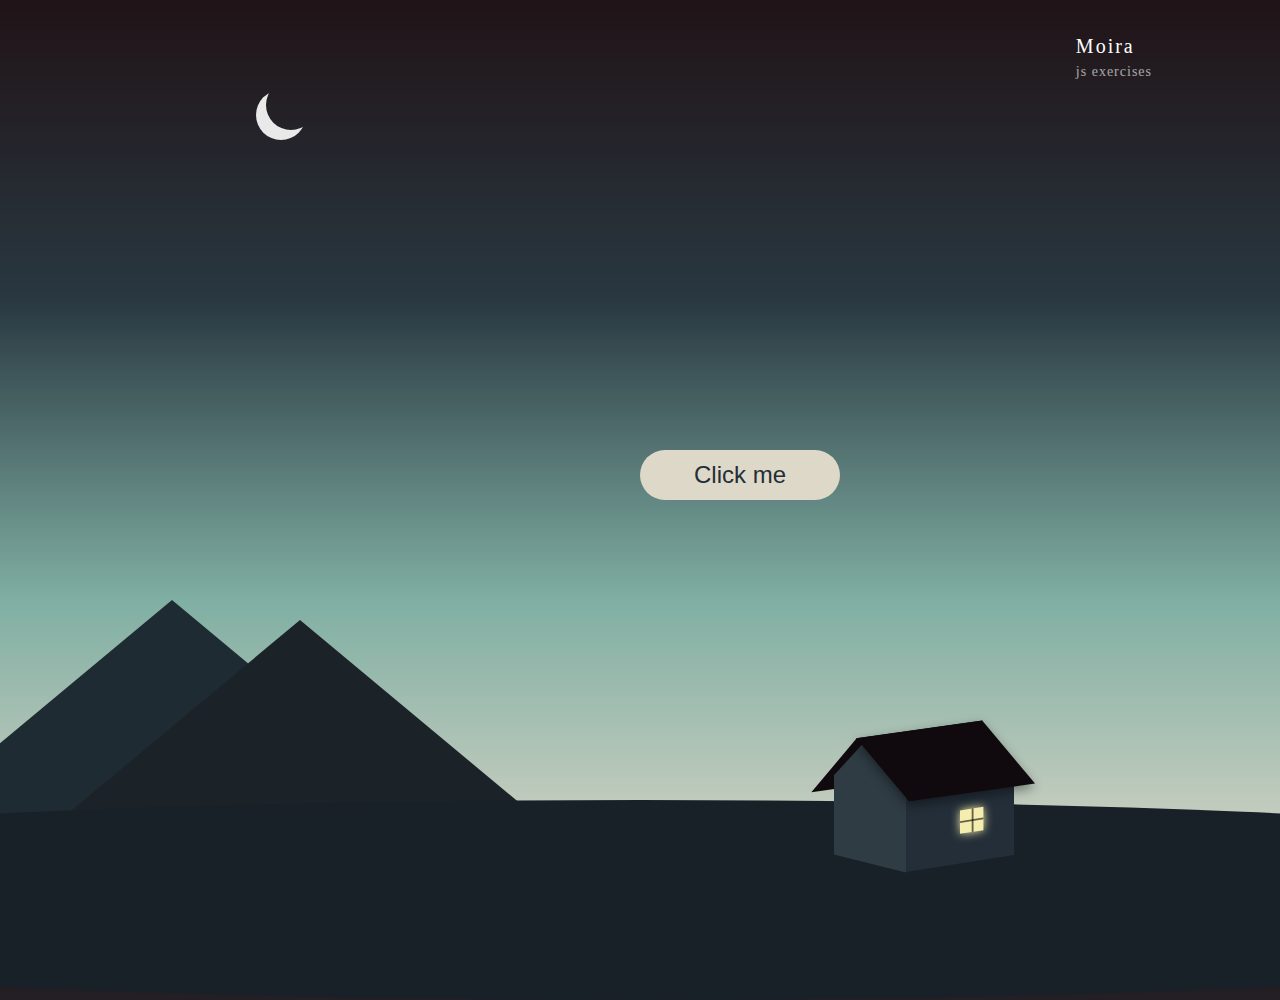
<file: index.html>
<!DOCTYPE html>
<html lang="en">
  <head>
    <meta charset="UTF-8" />
    <meta http-equiv="X-UA-Compatible" content="IE=edge" />
    <meta name="viewport" content="width=device-width, initial-scale=1.0" />
    <link rel="stylesheet" href="./css/style.css" type="text/css" />
    <title>landing page</title>
  </head>
  <body>
    <div class="" id="blur">
      <div class="moon"></div>
      <div class="mountain"></div>
      <div class="mountain two"></div>
      <div class="land"></div>

      <h2>
        Moira<br />
        <span>js exercises</span>
      </h2>

      <!-- house -->
      <div class="house">
        <div class="roof1"></div>
        <div class="wall2">
          <div class="attic"></div>
          <div class="cirWindow"></div>
        </div>
        <div class="wall1">
          <div class="window"></div>
        </div>
        <div class="roof2"></div>
      </div>
      <!-- snow -->
      <div class="snow-box">
        <div>
          <i class="snowflake" style="left: 11.39%; top: 25%"></i>
          <i class="snowflake" style="left: 56.3%; top: 13.54%"></i>
          <i class="snowflake" style="left: 78.43%; top: 66.48%"></i>
          <i class="snowflake" style="left: 89.6%; top: 13.62%"></i>
          <i class="snowflake" style="left: 48.19%; top: 55.04%"></i>
          <i class="snowflake" style="left: 84.3%; top: 53.18%"></i>
          <i class="snowflake" style="left: 72.5%; top: 59.57%"></i>
          <i class="snowflake" style="left: 3.49%; top: 34.41%"></i>
          <i class="snowflake" style="left: 8.36%; top: 9.45%"></i>
          <i class="snowflake" style="left: 46.31%; top: 83.74%"></i>
          <i class="snowflake" style="left: 5.06%; top: 50.27%"></i>
          <i class="snowflake" style="left: 1%; top: 38.49%"></i>
          <i class="snowflake" style="left: 56.8%; top: 99.62%"></i>
          <i class="snowflake" style="left: 41.66%; top: 74.85%"></i>
          <i class="snowflake" style="left: 94.54%; top: 40.63%"></i>
          <i class="snowflake" style="left: 51.67%; top: 13.8%"></i>
          <i class="snowflake" style="left: 33.38%; top: 12.67%"></i>
          <i class="snowflake" style="left: 81.21%; top: 64.41%"></i>
          <i class="snowflake" style="left: 34.68%; top: 76.89%"></i>
          <i class="snowflake" style="left: 2.7%; top: 22.34%"></i>
          <i class="snowflake" style="left: 89.98%; top: 98.27%"></i>
          <i class="snowflake" style="left: 88.92%; top: 27.86%"></i>
          <i class="snowflake" style="left: 97.47%; top: 43.57%"></i>
          <i class="snowflake" style="left: 45.38%; top: 63.41%"></i>
          <i class="snowflake" style="left: 14.5%; top: 52.79%"></i>
          <i class="snowflake" style="left: 42.93%; top: 88.13%"></i>
          <i class="snowflake" style="left: 28.37%; top: 82.08%"></i>
          <i class="snowflake" style="left: 47.73%; top: 51.33%"></i>
          <i class="snowflake" style="left: 60.9%; top: 6.3%"></i>
          <i class="snowflake" style="left: 72.81%; top: 60.69%"></i>
          <i class="snowflake" style="left: 19.23%; top: 80.91%"></i>
          <i class="snowflake" style="left: 1.68%; top: 45.43%"></i>
          <i class="snowflake" style="left: 37.55%; top: 75.75%"></i>
        </div>
        <div class="smaller">
          <i class="snowflake" style="left: 80.24%; top: 12.62%"></i>
          <i class="snowflake" style="left: 85.24%; top: 82.2%"></i>
          <i class="snowflake" style="left: 75.92%; top: 45.57%"></i>
          <i class="snowflake" style="left: 40.61%; top: 19.9%"></i>
          <i class="snowflake" style="left: 54.54%; top: 12.23%"></i>
          <i class="snowflake" style="left: 63.68%; top: 58.06%"></i>
          <i class="snowflake" style="left: 77.25%; top: 96.29%"></i>
          <i class="snowflake" style="left: 79.4%; top: 63.88%"></i>
          <i class="snowflake" style="left: 14.84%; top: 82.61%"></i>
          <i class="snowflake" style="left: 83.61%; top: 36.49%"></i>
          <i class="snowflake" style="left: 21.25%; top: 18.95%"></i>
          <i class="snowflake" style="left: 13.54%; top: 14.71%"></i>
          <i class="snowflake" style="left: 80.58%; top: 73.17%"></i>
          <i class="snowflake" style="left: 13.46%; top: 65.41%"></i>
          <i class="snowflake" style="left: 29.75%; top: 0.45%"></i>
          <i class="snowflake" style="left: 38.35%; top: 41.86%"></i>
          <i class="snowflake" style="left: 55.48%; top: 57.97%"></i>
          <i class="snowflake" style="left: 14.8%; top: 27.04%"></i>
          <i class="snowflake" style="left: 88.5%; top: 63.45%"></i>
          <i class="snowflake" style="left: 91.05%; top: 88.64%"></i>
          <i class="snowflake" style="left: 53.09%; top: 14.66%"></i>
          <i class="snowflake" style="left: 99.02%; top: 56.2%"></i>
          <i class="snowflake" style="left: 13.26%; top: 44.01%"></i>
          <i class="snowflake" style="left: 59.1%; top: 47.45%"></i>
          <i class="snowflake" style="left: 13.96%; top: 95.05%"></i>
          <i class="snowflake" style="left: 42.27%; top: 22.32%"></i>
          <i class="snowflake" style="left: 57.22%; top: 61.24%"></i>
          <i class="snowflake" style="left: 17.16%; top: 11.97%"></i>
          <i class="snowflake" style="left: 67.1%; top: 70.02%"></i>
          <i class="snowflake" style="left: 73.33%; top: 47.64%"></i>
          <i class="snowflake" style="left: 55.8%; top: 53.73%"></i>
          <i class="snowflake" style="left: 22.11%; top: 29.96%"></i>
          <i class="snowflake" style="left: 84.04%; top: 43.66%"></i>
        </div>
        <div class="smallest">
          <i class="snowflake" style="left: 35.44%; top: 81.8%"></i>
          <i class="snowflake" style="left: 86.11%; top: 57.89%"></i>
          <i class="snowflake" style="left: 51.75%; top: 81.8%"></i>
          <i class="snowflake" style="left: 48.97%; top: 38.69%"></i>
          <i class="snowflake" style="left: 47.6%; top: 52.67%"></i>
          <i class="snowflake" style="left: 62.69%; top: 99.64%"></i>
          <i class="snowflake" style="left: 95.04%; top: 74.43%"></i>
          <i class="snowflake" style="left: 10.01%; top: 86.17%"></i>
          <i class="snowflake" style="left: 56.51%; top: 14.91%"></i>
          <i class="snowflake" style="left: 30.53%; top: 33.33%"></i>
          <i class="snowflake" style="left: 12.43%; top: 85.53%"></i>
          <i class="snowflake" style="left: 76.55%; top: 86.3%"></i>
          <i class="snowflake" style="left: 26.88%; top: 13.41%"></i>
          <i class="snowflake" style="left: 66.4%; top: 3.39%"></i>
          <i class="snowflake" style="left: 55.14%; top: 89.03%"></i>
          <i class="snowflake" style="left: 13.02%; top: 2.53%"></i>
          <i class="snowflake" style="left: 43.63%; top: 33.78%"></i>
          <i class="snowflake" style="left: 77.51%; top: 66.94%"></i>
          <i class="snowflake" style="left: 29.38%; top: 8.62%"></i>
          <i class="snowflake" style="left: 36.18%; top: 94.12%"></i>
          <i class="snowflake" style="left: 55.32%; top: 80.45%"></i>
          <i class="snowflake" style="left: 48.37%; top: 99.2%"></i>
          <i class="snowflake" style="left: 95.34%; top: 2.75%"></i>
          <i class="snowflake" style="left: 90.69%; top: 66.25%"></i>
          <i class="snowflake" style="left: 72.73%; top: 79.45%"></i>
          <i class="snowflake" style="left: 72.79%; top: 85.54%"></i>
          <i class="snowflake" style="left: 73.8%; top: 55.12%"></i>
          <i class="snowflake" style="left: 82.43%; top: 3.04%"></i>
          <i class="snowflake" style="left: 86.19%; top: 98.52%"></i>
          <i class="snowflake" style="left: 96.15%; top: 68.28%"></i>
          <i class="snowflake" style="left: 26.54%; top: 0.94%"></i>
          <i class="snowflake" style="left: 85.4%; top: 54.7%"></i>
          <i class="snowflake" style="left: 67.46%; top: 24.18%"></i>
        </div>
      </div>
      <div class="snow-box">
        <div>
          <i class="snowflake" style="left: 11.39%; top: 25%"></i>
          <i class="snowflake" style="left: 56.3%; top: 13.54%"></i>
          <i class="snowflake" style="left: 78.43%; top: 66.48%"></i>
          <i class="snowflake" style="left: 89.6%; top: 13.62%"></i>
          <i class="snowflake" style="left: 48.19%; top: 55.04%"></i>
          <i class="snowflake" style="left: 84.3%; top: 53.18%"></i>
          <i class="snowflake" style="left: 72.5%; top: 59.57%"></i>
          <i class="snowflake" style="left: 3.49%; top: 34.41%"></i>
          <i class="snowflake" style="left: 8.36%; top: 9.45%"></i>
          <i class="snowflake" style="left: 46.31%; top: 83.74%"></i>
          <i class="snowflake" style="left: 5.06%; top: 50.27%"></i>
          <i class="snowflake" style="left: 1%; top: 38.49%"></i>
          <i class="snowflake" style="left: 56.8%; top: 99.62%"></i>
          <i class="snowflake" style="left: 41.66%; top: 74.85%"></i>
          <i class="snowflake" style="left: 94.54%; top: 40.63%"></i>
          <i class="snowflake" style="left: 51.67%; top: 13.8%"></i>
          <i class="snowflake" style="left: 33.38%; top: 12.67%"></i>
          <i class="snowflake" style="left: 81.21%; top: 64.41%"></i>
          <i class="snowflake" style="left: 34.68%; top: 76.89%"></i>
          <i class="snowflake" style="left: 2.7%; top: 22.34%"></i>
          <i class="snowflake" style="left: 89.98%; top: 98.27%"></i>
          <i class="snowflake" style="left: 88.92%; top: 27.86%"></i>
          <i class="snowflake" style="left: 97.47%; top: 43.57%"></i>
          <i class="snowflake" style="left: 45.38%; top: 63.41%"></i>
          <i class="snowflake" style="left: 14.5%; top: 52.79%"></i>
          <i class="snowflake" style="left: 42.93%; top: 88.13%"></i>
          <i class="snowflake" style="left: 28.37%; top: 82.08%"></i>
          <i class="snowflake" style="left: 47.73%; top: 51.33%"></i>
          <i class="snowflake" style="left: 60.9%; top: 6.3%"></i>
          <i class="snowflake" style="left: 72.81%; top: 60.69%"></i>
          <i class="snowflake" style="left: 19.23%; top: 80.91%"></i>
          <i class="snowflake" style="left: 1.68%; top: 45.43%"></i>
          <i class="snowflake" style="left: 37.55%; top: 75.75%"></i>
        </div>
        <div class="smaller">
          <i class="snowflake" style="left: 80.24%; top: 12.62%"></i>
          <i class="snowflake" style="left: 85.24%; top: 82.2%"></i>
          <i class="snowflake" style="left: 75.92%; top: 45.57%"></i>
          <i class="snowflake" style="left: 40.61%; top: 19.9%"></i>
          <i class="snowflake" style="left: 54.54%; top: 12.23%"></i>
          <i class="snowflake" style="left: 63.68%; top: 58.06%"></i>
          <i class="snowflake" style="left: 77.25%; top: 96.29%"></i>
          <i class="snowflake" style="left: 79.4%; top: 63.88%"></i>
          <i class="snowflake" style="left: 14.84%; top: 82.61%"></i>
          <i class="snowflake" style="left: 83.61%; top: 36.49%"></i>
          <i class="snowflake" style="left: 21.25%; top: 18.95%"></i>
          <i class="snowflake" style="left: 13.54%; top: 14.71%"></i>
          <i class="snowflake" style="left: 80.58%; top: 73.17%"></i>
          <i class="snowflake" style="left: 13.46%; top: 65.41%"></i>
          <i class="snowflake" style="left: 29.75%; top: 0.45%"></i>
          <i class="snowflake" style="left: 38.35%; top: 41.86%"></i>
          <i class="snowflake" style="left: 55.48%; top: 57.97%"></i>
          <i class="snowflake" style="left: 14.8%; top: 27.04%"></i>
          <i class="snowflake" style="left: 88.5%; top: 63.45%"></i>
          <i class="snowflake" style="left: 91.05%; top: 88.64%"></i>
          <i class="snowflake" style="left: 53.09%; top: 14.66%"></i>
          <i class="snowflake" style="left: 99.02%; top: 56.2%"></i>
          <i class="snowflake" style="left: 13.26%; top: 44.01%"></i>
          <i class="snowflake" style="left: 59.1%; top: 47.45%"></i>
          <i class="snowflake" style="left: 13.96%; top: 95.05%"></i>
          <i class="snowflake" style="left: 42.27%; top: 22.32%"></i>
          <i class="snowflake" style="left: 57.22%; top: 61.24%"></i>
          <i class="snowflake" style="left: 17.16%; top: 11.97%"></i>
          <i class="snowflake" style="left: 67.1%; top: 70.02%"></i>
          <i class="snowflake" style="left: 73.33%; top: 47.64%"></i>
          <i class="snowflake" style="left: 55.8%; top: 53.73%"></i>
          <i class="snowflake" style="left: 22.11%; top: 29.96%"></i>
          <i class="snowflake" style="left: 84.04%; top: 43.66%"></i>
        </div>
        <div class="smallest">
          <i class="snowflake" style="left: 35.44%; top: 81.8%"></i>
          <i class="snowflake" style="left: 86.11%; top: 57.89%"></i>
          <i class="snowflake" style="left: 51.75%; top: 81.8%"></i>
          <i class="snowflake" style="left: 48.97%; top: 38.69%"></i>
          <i class="snowflake" style="left: 47.6%; top: 52.67%"></i>
          <i class="snowflake" style="left: 62.69%; top: 99.64%"></i>
          <i class="snowflake" style="left: 95.04%; top: 74.43%"></i>
          <i class="snowflake" style="left: 10.01%; top: 86.17%"></i>
          <i class="snowflake" style="left: 56.51%; top: 14.91%"></i>
          <i class="snowflake" style="left: 30.53%; top: 33.33%"></i>
          <i class="snowflake" style="left: 12.43%; top: 85.53%"></i>
          <i class="snowflake" style="left: 76.55%; top: 86.3%"></i>
          <i class="snowflake" style="left: 26.88%; top: 13.41%"></i>
          <i class="snowflake" style="left: 66.4%; top: 3.39%"></i>
          <i class="snowflake" style="left: 55.14%; top: 89.03%"></i>
          <i class="snowflake" style="left: 13.02%; top: 2.53%"></i>
          <i class="snowflake" style="left: 43.63%; top: 33.78%"></i>
          <i class="snowflake" style="left: 77.51%; top: 66.94%"></i>
          <i class="snowflake" style="left: 29.38%; top: 8.62%"></i>
          <i class="snowflake" style="left: 36.18%; top: 94.12%"></i>
          <i class="snowflake" style="left: 55.32%; top: 80.45%"></i>
          <i class="snowflake" style="left: 48.37%; top: 99.2%"></i>
          <i class="snowflake" style="left: 95.34%; top: 2.75%"></i>
          <i class="snowflake" style="left: 90.69%; top: 66.25%"></i>
          <i class="snowflake" style="left: 72.73%; top: 79.45%"></i>
          <i class="snowflake" style="left: 72.79%; top: 85.54%"></i>
          <i class="snowflake" style="left: 73.8%; top: 55.12%"></i>
          <i class="snowflake" style="left: 82.43%; top: 3.04%"></i>
          <i class="snowflake" style="left: 86.19%; top: 98.52%"></i>
          <i class="snowflake" style="left: 96.15%; top: 68.28%"></i>
          <i class="snowflake" style="left: 26.54%; top: 0.94%"></i>
          <i class="snowflake" style="left: 85.4%; top: 54.7%"></i>
          <i class="snowflake" style="left: 67.46%; top: 24.18%"></i>
        </div>
      </div>
    </div>

    <a href="#" class="btn">
      <button onclick="toggle()">Click me</button>
    </a>
    <!-- pop -->
    <div class="box" id="box">
      <div class="left">
        <ul>
          <a href="./Js_Exs/drum_kit/index.html"><li>Js 01</li></a>
        </ul>
      </div>
      <div class="middle">
        <ul>
          <a href="./Js_Exs/clock/index.html"><li>Js 02</li></a>
        </ul>
      </div>
      <div class="right">
        <ul>
          <li>Js 03</li>
        </ul>
      </div>
      <button onclick="toggle()">close</button>
    </div>
  </body>
  <script>
    function toggle() {
      var blur = document.getElementById("blur");
      blur.classList.toggle("active");
      var box = document.getElementById("box");
      console.log(box);
      box.classList.toggle("active");
    }
  </script>
</html>
</file>
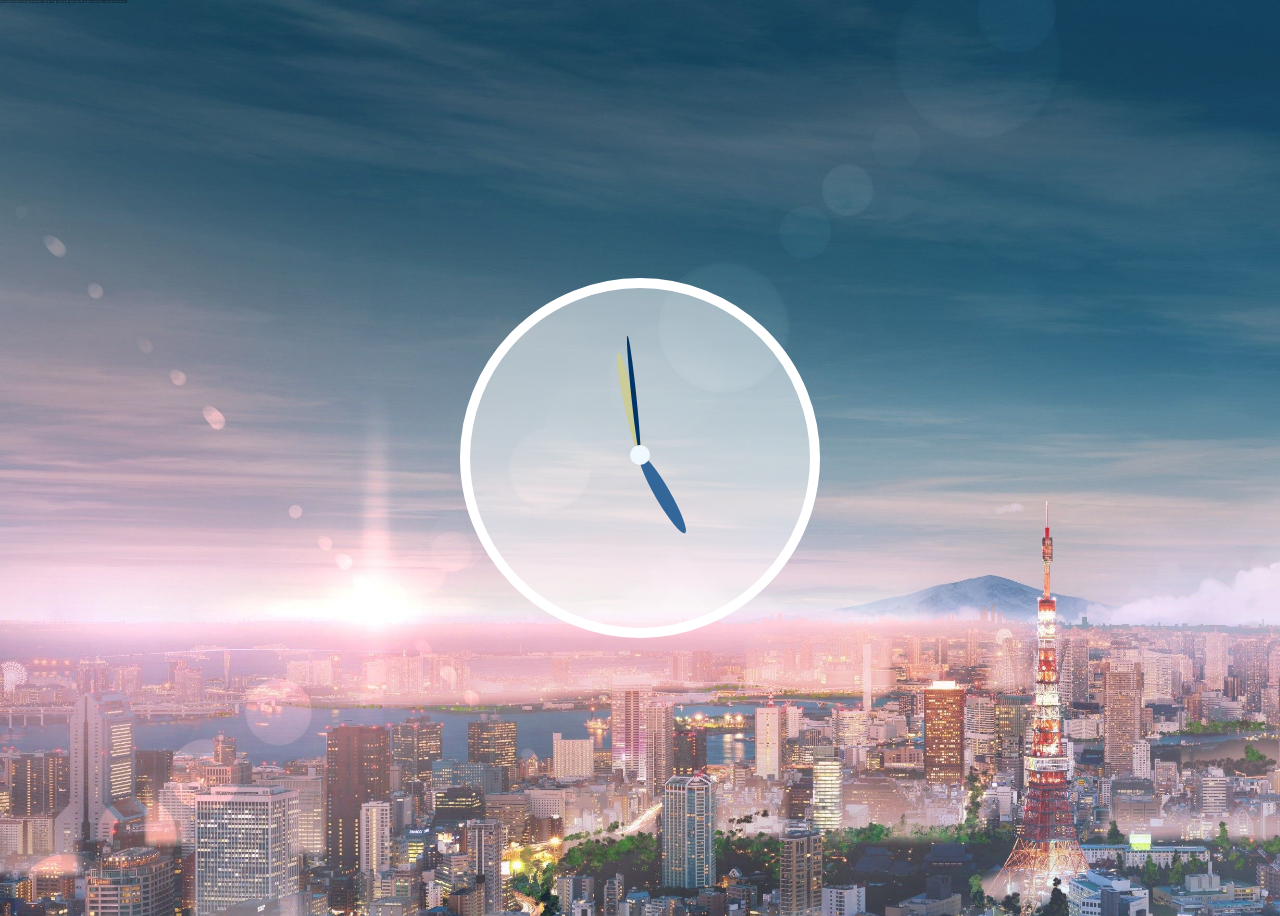
<file: Js_Exs/clock/index.html>
<!DOCTYPE html>
<html lang="en">
  <head>
    <meta charset="UTF-8" />
    <meta http-equiv="X-UA-Compatible" content="IE=edge" />
    <meta name="viewport" content="width=device-width, initial-scale=1.0" />
    <link rel="stylesheet" href="./style.css" />
    <title>Clock</title>
  </head>
  <body>
    <!-- 整个钟表在网页中的位置 -->
    <div class="clock">
      <!-- 钟表表盘 -->
      <div class="container">
        <!-- 指针 -->
        <div class="hand hour"></div>
        <div class="hand min"></div>
        <div class="hand second"></div>
      </div>
    </div>

    <script>
      // 养成习惯，先用(function(){})()把代码块扩起来。封装
      (function () {
        const hour = document.querySelector(".hour");
        const min = document.querySelector(".min");
        const second = document.querySelector(".second");

        // 转动. 因为setClock使用了即刻函数包起来，所以不能再控制台直接调用
        function setClock() {
          const now = new Date();
          const secondDeg = now.getSeconds() * 6;
          const minDeg = now.getMinutes() * 6;
          const hourDeg = now.getHours() * (360 / 12);

          second.style.transform = `rotate(${secondDeg}deg)`;
          min.style.transform = `rotate(${minDeg}deg)`;
          hour.style.transform = `rotate(${hourDeg}deg)`;
        }

        setClock(); //因为使用了即刻函数，所以先初始化一次

        // 计时器
        setInterval(setClock, 1000);
      })();
    </script>
  </body>
</html>
</file>
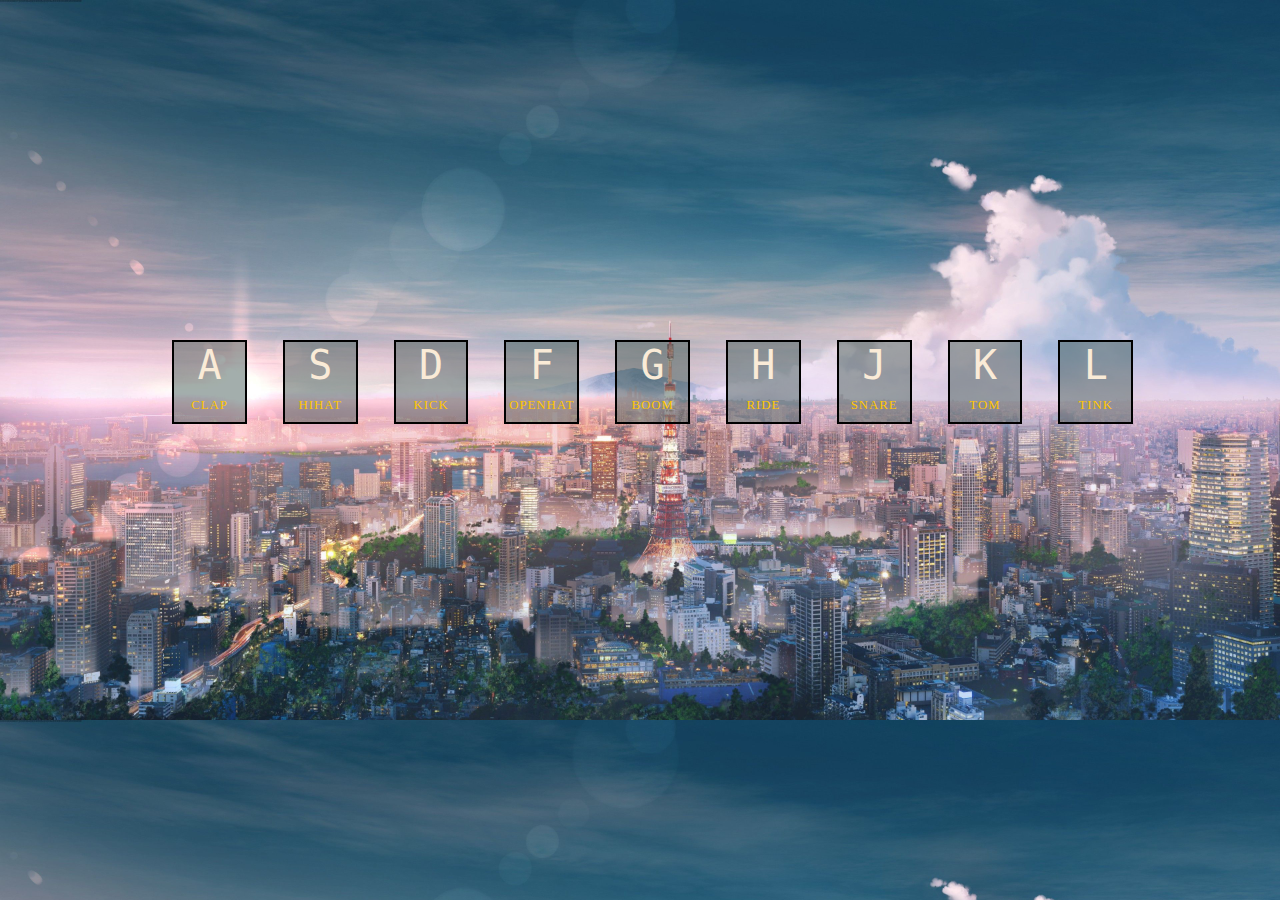
<file: Js_Exs/drum_kit/index.html>
<!DOCTYPE html>
<html lang="en">
  <head>
    <meta charset="UTF-8" />
    <meta http-equiv="X-UA-Compatible" content="IE=edge" />
    <meta name="viewport" content="width=device-width, initial-scale=1.0" />
    <link rel="stylesheet" href="./css/index.css" />
    <title>Drum Kit</title>
  </head>
  <body>
    <div class="keys">
      <div data-key="65" class="key">
        <kbd>A</kbd><span class="sound">clap</span>
      </div>
      <div data-key="83" class="key">
        <kbd>S</kbd><span class="sound">hihat</span>
      </div>
      <div data-key="68" class="key">
        <kbd>D</kbd><span class="sound">kick</span>
      </div>
      <div data-key="70" class="key">
        <kbd>F</kbd><span class="sound">openhat</span>
      </div>
      <div data-key="71" class="key">
        <kbd>G</kbd><span class="sound">boom</span>
      </div>
      <div data-key="72" class="key">
        <kbd>H</kbd><span class="sound">ride</span>
      </div>
      <div data-key="74" class="key">
        <kbd>J</kbd><span class="sound">snare</span>
      </div>
      <div data-key="75" class="key">
        <kbd>K</kbd><span class="sound">tom</span>
      </div>
      <div data-key="76" class="key">
        <kbd>L</kbd><span class="sound">tink</span>
      </div>
    </div>

    <audio data-key="65" src="../../assets/sounds/clap.wav"></audio>
    <audio data-key="83" src="../../assets/sounds/hihat.wav"></audio>
    <audio data-key="68" src="../../assets/sounds/kick.wav"></audio>
    <audio data-key="70" src="../../assets/sounds/openhat.wav"></audio>
    <audio data-key="71" src="../../assets/sounds/boom.wav"></audio>
    <audio data-key="72" src="../../assets/sounds/ride.wav"></audio>
    <audio data-key="74" src="../../assets/sounds/snare.wav"></audio>
    <audio data-key="75" src="../../assets/sounds/tom.wav"></audio>
    <audio data-key="76" src="../../assets/sounds/tink.wav"></audio>

    <script>
      function playSound(e) {
        //控制台输出事件
        //console.log(e);
        var keyCode = e.keyCode;
        //find the audio which data-key == keyCode
        const audio = document.querySelector(`audio[data-key="${keyCode}"]`);
        // find the pressed key to change the css. Tip: use .key
        const pressedKey = document.querySelector(
          `.key[data-key="${keyCode}"]`
        );
        //add css to the key
        pressedKey.classList.add("playing"); //这里也可以用jQuery
        //stop the function
        if (!audio) {
          return;
        }
        // 正常情况下，因为一个audio后面有blank，所以在按multiple times的时候会出错。每个按键只有按一次有效。所以需要rewind
        audio.currentTime = 0; //rewind to the start
        audio.play();
      }
      function removeTransition(e) {
        // console.log(e);
        if (e.propertyName !== "transform") return; // skip if no transition
        // console.log(e.propertyName);
        this.classList.remove("playing");
      }
      // 监听按钮事件.当按钮抬起的时候触发function
      window.addEventListener("keydown", playSound);
      // 列出所有的key的css
      const keys = document.querySelectorAll(".key");
      // 这里输出的结果是一个node list，而不是array，所以不能直接用addEventListener
      keys.forEach((key) => {
        //   监听到的事件为“transaction end的时候，remove”
        key.addEventListener("transitionend", removeTransition);
      });
    </script>
  </body>
</html>
</file>
<file: css/style.css>
html {
  width: 100%;
  height: 100%;
}
body {
  width: 100%;
  height: 100%;
  margin: 0;
  padding: 0;
  background: linear-gradient(#201317, #293841, #80afa3, #ded8c9);
  position: relative;
  overflow: hidden;
}
.moon {
  width: 50px;
  height: 50px;
  border-radius: 50%;
  position: absolute;
  box-shadow: inset 10px -10px rgba(255, 255, 255, 0.9);
  top: 10%;
  left: 20%;
}
.mountain {
  position: absolute;
  width: 0;
  height: 0;
  border-right: 300px solid transparent;
  border-left: 300px solid transparent;
  border-bottom: 250px solid #1f2b33;
  bottom: 50px;
  left: -10%;
  z-index: 1;
}
/* 后代选择器写法要注意 */
.mountain.two {
  border-bottom: 250px solid #1b2328;
  bottom: 30px;
  left: 0%;
}
.land {
  width: 200%;
  height: 200px;
  position: absolute;
  border-radius: 50%;
  background: #192128;
  left: -50%;
  z-index: 2;
  bottom: -100px;
}
h2 {
  color: #ffff;
  font-size: 20px;
  font-weight: 300;
  letter-spacing: 2px;
  right: 10%;
  position: absolute;
  top: 2%;
}
h2 span {
  font-size: 14px;
  letter-spacing: 1px;
  opacity: 0.6;
}
.house {
  width: 200px;
  height: 89px;
  position: absolute;
  right: 20%;
  bottom: 32px;
  z-index: 3;
  display: flex;
  align-items: center;
  justify-content: center;
  transform: scale(0.9);
}
.roof1 {
  position: absolute;
  width: 140px;
  height: 60px;
  background: #100a0e;
  transform: skew(-40deg, -8deg);
  top: -60px;
  right: 60px;
}
.wall1 {
  background: #232e38;
  height: 100%;
  flex: 3;
  transform: skew(0, -9deg);
}
.wall2 {
  flex: 2;
  background: #2f3c44;
  height: 100%;
  transform: skew(0, 14deg);
}
.attic {
  width: 0;
  height: 0;
  position: absolute;
  border-left: 40px solid transparent;
  border-right: 40px solid transparent;
  border-bottom: 54px solid #2f3c44;
  top: -53px;
}
/* 和前面的区分一下 */
.wall1 .window {
  width: 26px;
  height: 26px;
  background: #f5edae;
  position: absolute;
  left: 50%;
  margin-top: 30px;
  box-shadow: 0 0 10px #f5edae;
}
.wall1 .window:before {
  content: "";
  width: 100%;
  height: 2px;
  background: rgba(0, 0, 0, 0.6);
  position: absolute;
  left: 0;
  top: 50%;
  transform: translateY(-50%);
}
.wall1 .window:after {
  content: "";
  width: 2px;
  height: 100%;
  background: rgba(0, 0, 0, 0.6);
  position: absolute;
  left: 50%;
  top: 50%;
  transform: translateY(-50%);
}
.roof2 {
  width: 140px;
  height: 70px;
  position: absolute;
  background: #100a0e;
  border-right: 0;
  box-shadow: -4px 4px 10px rgba(0, 0, 0, 0.4);
  transform: skew(40deg, -8deg);
  top: -60px;
  right: 6px;
}
.snow-box {
  width: 200%;
  height: 100%;
  position: absolute;
  left: 0;
  right: 0;
  bottom: 0;
  z-index: 4;
  animation: 12s snow_moving linear forwards infinite;
  transform: translateY(-100%);
}
.snow-box:nth-of-type(2n) {
  animation-delay: 6s;
}
@keyframes snow_moving {
  0% {
    transform: translateY(-100%);
  }
  100% {
    transform: translateY(100%);
  }
}
.snowflake {
  width: 6px;
  height: 6px;
  background: rgba(255, 255, 255, 0.7);
  border-radius: 50%;
  position: absolute;
  top: 0;
  left: 0;
  animation: 5s flake_moving linear forwards infinite;
}
.snowflake:nth-of-type(2n) {
  animation-delay: 2.5s;
}
@keyframes flake_moving {
  0% {
    transform: translateY(0%);
  }
  50% {
    transform: translateY(500%);
  }
  100% {
    transform: translateY(0%);
  }
}
.smaller .snowflake {
  width: 4px;
  height: 4px;
}
.smallest .snowflake {
  width: 2px;
  height: 2px;
}

.btn {
  position: absolute;
  color: white;
  width: 200px;
  height: 50px;
  text-align: center;
  background-color: #ded8c9;
  border-radius: 50px;
  z-index: 999;
  display: flex;
  flex-direction: column;
  justify-content: center;
  top: 50%;
  left: 50%;
  text-decoration: none;
}
.btn button {
  background-color: transparent;
  border: 0px;
  display: inline-block;
  width: inherit;
  height: inherit;
  cursor: pointer;
  font-size: 1.5em;
  color: #232e38;
}

.box {
  z-index: 1000;
  width: 400px;
  height: 400px;
  background-color: #ded8c9;
  position: relative;
  top: 15%;
  left: 40%;
  border-radius: 25px;
  visibility: hidden;
}
.box.active {
  visibility: visible;
}
.box a {
  text-decoration: none;
  color: #100a0e;
}
#blur.active {
  filter: blur(50px);
  pointer-events: none;
  user-select: none;
}
.left {
  position: absolute;
  top: 0;
  left: 0;
  width: 150px;
  height: 200px;
  display: inline-block;
  /* background-color: gray; */
}
.right {
  position: absolute;
  top: 0;
  right: 20px;
  width: 100px;
  height: 200px;
  /* background-color: gray; */
}
.middle {
  position: absolute;
  margin-left: 140px;
  margin-right: 100px;
  width: 100px;
  height: 200px;
  /* background-color: lightgray; */
  top: 0;
  height: 200px;
}
.box button {
  position: absolute;
  bottom: 20px;
  left: 20px;
  background: #333333;
  color: #fff;
  border: none;
  outline: none;
  font-size: 15px;
  padding: 5px 8px;
  border-radius: 5px;
  cursor: pointer;
  transition: 0.2s;
}
</file>
<file: Js_Exs/clock/style.css>
html {
  background-image: url("../../assets/img/bg.jpeg");
  background-size: 2000px;
  background-repeat: no-repeat;
  text-align: center;
  font-size: 10px;
}
body {
  font-size: 2rem;
  display: flex;
  min-height: 100vh;
  align-items: center;
}

.clock {
  width: 30rem;
  height: 30rem;
  border: 10px solid white;
  /* 圆形 */
  border-radius: 50%;
  margin: 50px auto;
  position: relative;
  padding: 2rem;
  background-color: rgba(255, 255, 255, 0.5);
}

.container {
  position: relative;
  width: 100%;
  height: 100%;
  transform: translateY(-3px);
}
/* 圆点 */
.container:after {
  content: "";
  display: block;
  width: 20px;
  height: 20px;
  border-radius: 100%;
  position: absolute;
  top: 50%;
  left: 50%;
  transform: translate(-50%, -50%);
  background-color: aliceblue;
}
/* 这里的思路是，三根针分开做,默认直接是指向12点.
before里面整个div就是很细小，这里的话是把针画在正方形div里面，
转的时候整个div在转 */
.hand {
  position: absolute;
  width: 100%;
  height: 100%;
}
.hour:after {
  position: absolute;
  content: "";
  display: block;
  width: 15px;
  height: 30%;
  border-radius: 90%;
  bottom: 50%;
  left: 50%;
  transform: translate(-50%, 0);
  background-color: #336699;
}
.min:after {
  position: absolute;
  content: "";
  display: block;
  width: 10px;
  height: 35%;
  border-radius: 90%;
  bottom: 50%;
  left: 50%;
  transform: translate(-50%, 0);
  background-color: #cccc99;
}
.second:after {
  position: absolute;
  content: "";
  display: block;
  width: 5px;
  height: 40%;
  border-radius: 90%;
  bottom: 50%;
  left: 50%;
  background-color: #003366;
  /* 指针的根靠到圆点 */
  transform: translate(-50%, 0);
}
</file>
<file: Js_Exs/drum_kit/css/index.css>
body {
  background-image: url("../../../assets/img/bg.jpeg");
  background-size: cover;
}
.keys {
  width: 80%;
  text-align: center;
  padding-left: 11%;
  padding-top: 25%;
}
.key {
  /* 元素横向显示 */
  display: inline-block;
  font-size: 1.5rem;
  padding: 1rem, 0, 5rem;
  /* 动画速度 */
  transition: all 1.07s;
  border: 2px solid black;
  width: 7%;
  height: 5rem;
  text-align: center;
  margin: 1rem;
  color: antiquewhite;
  /* 改变背景透明度写法，不会对DIV里面元素造成影响 */
  background-color: rgba(71, 94, 89, 0.5);
}
.playing {
  transform: scale(1.1);
  border-color: #ffc600;
  box-shadow: 0 0 10px #ffc600;
}

kbd {
  display: block;
  font-size: 40px;
}

.sound {
  text-align: center;
  font-size: 0.8rem;
  text-transform: uppercase;
  letter-spacing: 1px;
  color: #ffc600;
}
</file>
